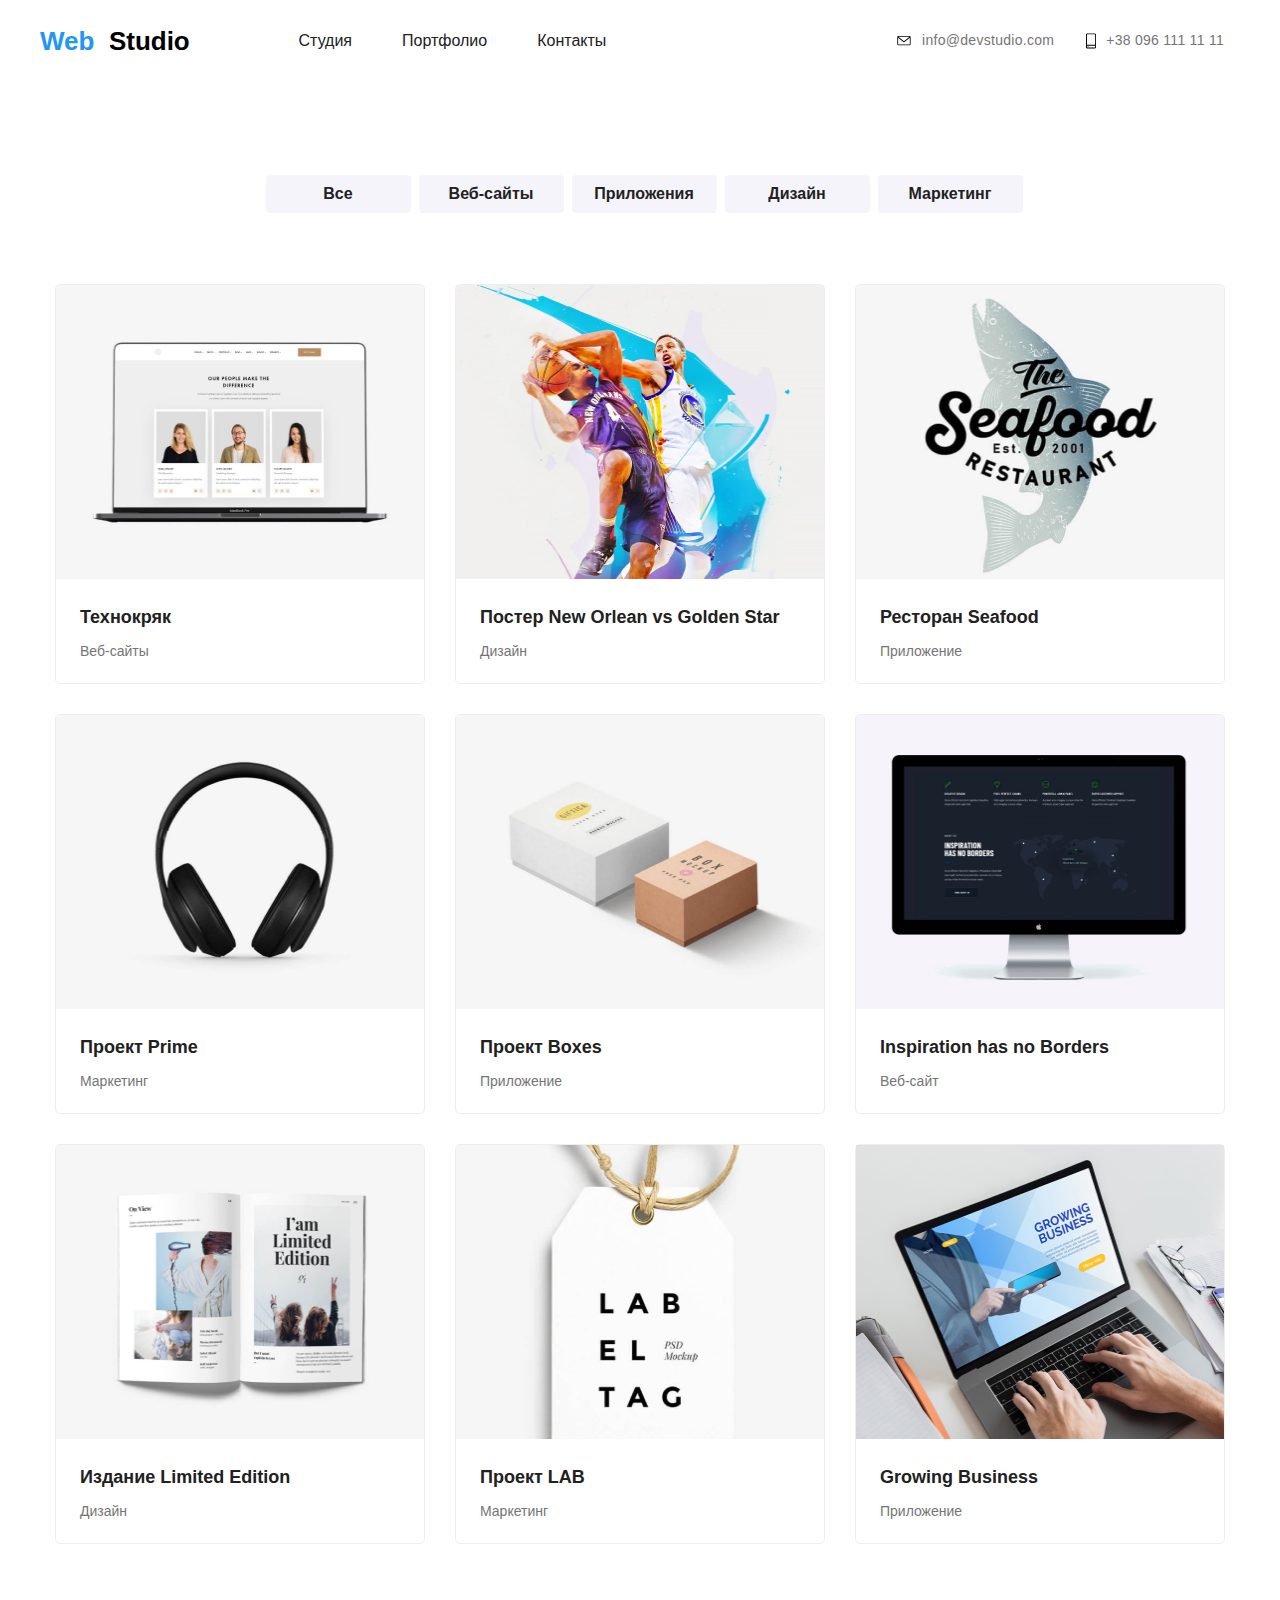
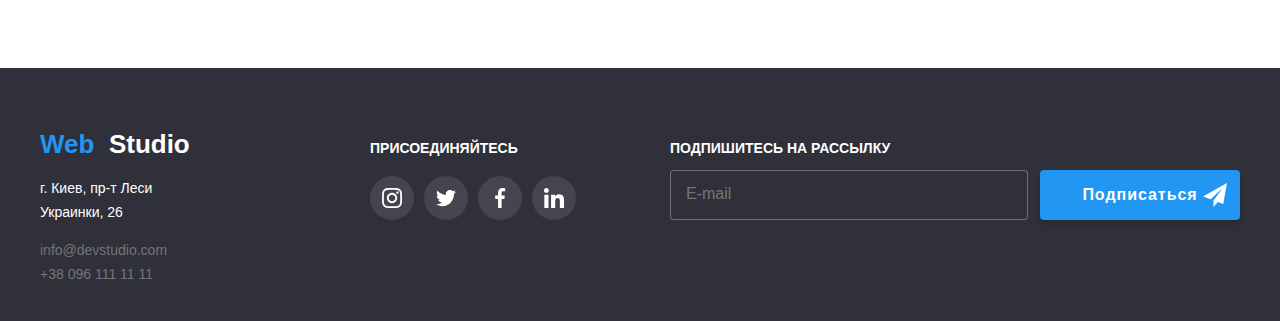
<file: portfolio.html>
<!DOCTYPE html>
<html lang="en">
  <head>
    <meta charset="UTF-8" />
    <meta name="viewport" content="width=device-width, initial-scale=1.0" />
    <title>Document</title>
    <link rel="stylesheet" href="./css/main.min.css" />
  </head>
  <body>
    <header class="header">
      <div class="container main-nav">
        <a href="">
          <span class="logo-web">Web</span>
          <span class="logo-studio">Studio</span>
        </a>
        <ul class="list site-nav-item">
          <li class="site-nav-item">
            <a class="site-nav-item paragraph studio" href="./index.html">Студия </a>
          </li>
    
          <li class="site-nav-item">
            <a class="site-nav-item paragraph portfolio" href="./portfolio.html">Портфолио</a>
          </li>
          <li class="site-nav-item">
            <a class="site-nav-item paragraph" href="">Контакты</a>
          </li>
        </ul>
    
        <ul class="list nav">
          <li class="auth-nav">
            <a class="link" href="mailto:info@devstudio.com">
              <svg class="logo-contacts" width="16" height="10">
                <use href="./img/symbol-defs.svg#icon-post"></use>
              </svg>
              info@devstudio.com
            </a>
          </li>
          <li class="auth-nav">
            <a class="link" href="tel:+380961111111">
              <svg class="logo-contacts phone" width="10" height="16">
                <use href="./img/symbol-defs.svg#icon-smartphone"></use>
              </svg>
              +38 096 111 11 11
            </a>
          </li>
        </ul>
      </div>
    </header>

    

    <main>
      <!--Navigation-->

      <nav>
        <ul class="list container port">
          <li><a href="" class="button-port">Все</a></li>
          <li><a href="" class="button-port">Веб-сайты</a></li>
          <li><a href="" class="button-port">Приложения</a></li>
          <li><a href="" class="button-port">Дизайн</a></li>
          <li><a href="" class="button-port">Маркетинг</a></li>
        </ul>
      </nav>

      <!--Example works-->

      <section class="container">
        <h1 class="hidden">Наши работы</h1>
        <div class="test-container">
        <ul class="list flex-container">
          <li class="item">
            <div class="technokryak">
             <img src="./img/techno.jpg" alt="" class="img-wrapper" width="370px" height="294px"/>
             <p class="techno">
              Технокряк это современная площадка распространения коронавируса.
              Компании используют эту платформу для цифрового шпионажа и атак на
              защищённые сервера конкурентов.
             </p>
            </div>
            
            <h2 class="title-port">Технокряк</h2>
            <p class="subtitle-port">
              Веб-сайты
            </p>
            
          </li>
          <li class="item">
            <div class="technokryak">
             <img src="./img/poster.jpg" alt="" class="img-wrapper" width="370px" height="294px"/>
            <p class="techno">
              Технокряк это современная площадка распространения коронавируса.
              Компании используют эту платформу для цифрового шпионажа и атак на
              защищённые сервера конкурентов.
            </p>
            </div>
            <h2 class="title-port">Постер New Orlean vs Golden Star</h2>
            <p class="subtitle-port">Дизайн</p>
            
          </li>
          <li class="item">
            <div class="technokryak">
             <img src="./img/restourant.jpg" alt="" class="img-wrapper" width="370px" height="294px" />
            <p class="techno">
              Технокряк это современная площадка распространения коронавируса.
              Компании используют эту платформу для цифрового шпионажа и атак на
              защищённые сервера конкурентов.
            </p>
            </div>
            <h2 class="title-port">Ресторан Seafood</h2>
            <p class="subtitle-port">Приложение</p>
            
          </li>
          <li class="item">
            <div class="technokryak">
             <img src="./img/prime.jpg" alt="" class="img-wrapper" width="370px" height="294px"/>
            <p class="techno">
              Технокряк это современная площадка распространения коронавируса.
              Компании используют эту платформу для цифрового шпионажа и атак на
              защищённые сервера конкурентов.
            </p>
            </div>
            <h2 class="title-port">Проект Prime</h2>
            <p class="subtitle-port">Маркетинг</p>
            
          </li>
          <li class="item">
            <div class="technokryak">
             <img src="./img/boxes.jpg" alt="" class="img-wrapper" width="370px" height="294px" />
             <p class="techno">
              Технокряк это современная площадка распространения коронавируса.
              Компании используют эту платформу для цифрового шпионажа и атак на
              защищённые сервера конкурентов.
             </p>
            </div>
            <h2 class="title-port">Проект Boxes</h2>
            <p class="subtitle-port">Приложение</p>
             
          </li>
          <li class="item">
            <div class="technokryak">
             <img src="./img/inspiration.jpg" alt="" class="img-wrapper" width="370px" height="294px" />
             <p class="techno">
              Технокряк это современная площадка распространения коронавируса.
              Компании используют эту платформу для цифрового шпионажа и атак на
              защищённые сервера конкурентов.
             </p>
            </div>
            <h2 class="title-port">Inspiration has no Borders</h2>
            <p class="subtitle-port">Веб-сайт</p>
            
          </li>
          <li class="item">
            <div class="technokryak">
             <img src="./img/limited.jpg" alt="" class="img-wrapper" width="370px" height="294px" />
             <p class="techno">
              Технокряк это современная площадка распространения коронавируса.
              Компании используют эту платформу для цифрового шпионажа и атак на
              защищённые сервера конкурентов.
             </p>
            </div>
            <h2 class="title-port">Издание Limited Edition</h2>
            <p class="subtitle-port">Дизайн</p>
            
          </li>
          <li class="item">
            <div class="technokryak" >
             <img src="./img/lab.jpg" alt="" class="img-wrapper" width="370px" height="294px" />
             <p class="techno">
              Технокряк это современная площадка распространения коронавируса.
              Компании используют эту платформу для цифрового шпионажа и атак на
              защищённые сервера конкурентов.
             </p>
            </div>
            <h2 class="title-port">Проект LAB</h2>
            <p class="subtitle-port">Маркетинг</p>
            
          </li>
          <li class="item">
            <div class="technokryak">
             <img src="./img/buisnes.jpg" alt="" class="img-wrapper" width="370px" height="294px" />
             <p class="techno">
              Технокряк это современная площадка распространения коронавируса.
              Компании используют эту платформу для цифрового шпионажа и атак на
              защищённые сервера конкурентов.
             </p>
            </div>
            <h2 class="title-port">Growing Business</h2>
            <p class="subtitle-port">Приложение</p>
           
          </li>
        </ul>
      </section>
    </div>
    </main>

  <footer class="page-footer">
   <div class="container footer">
     <div class="footer-logo">
       <p>
         <a href="">
           <span class="logo-web">Web</span>
           <span class="title-logo-white">Studio</span></a>
       </p>
       <ul class="list contact">
         <li>
           <p class="adress">г. Киев, пр-т Леси Украинки, 26</p>
         </li>
         <li>
           <a class="unique" href="mailto:info@devstudio.com">
            info@devstudio.com
           </a>
         </li>
         <li>
           <a class="unique" href="tel:+380961111111">
            +38 096 111 11 11
           </a>
         </li>
      </ul>
     </div>

     <div class="join-in">
       <p class="title-white">Присоединяйтесь</p>
       <ul class="list list-join">
         <li class="item">
           <svg class="insta-footer">
             <use href="./img/symbol.defs.svg#icon-instagram2"></use>
           </svg>
         </li>
         <li class="item">
           <a href="">
             <svg class="twitter-footer">
               <use href="./img/symbol.defs.svg#icon-twitter1"></use>
             </svg>
           </a>
         </li>
         <li class="item">
           <a href="">
             <svg class="facebook-footer">
               <use href="./img/symbol.defs.svg#icon-facebook1"></use>
             </svg>
           </a>
         </li>
         <li class="item">
           <a href="">
             <svg class="linkedin-footer">
               <use href="./img/symbol.defs.svg#icon-linkedin1"></use>
             </svg>
           </a>
         </li>
      </ul>
    </div>

    <form>
      <p class="footer-title-white">Подпишитесь на рассылку</p>
      <div class="footer-mail">

        <input type="email" name="email" id="email" class="footer-telegram" placeholder=" " />
        <label for="email" class="label-mail">E-mail</label>
        <button class="button-footer frame-button"> Подписаться
          <svg class="footer-icon">
            <use href="./img/symbol.defs.svg#icon-icon-send"></use>
          </svg>
        </button>
      </div>
    </form>
  </footer>
  </body>
</html>
</file>
<file: css/main.min.css>
html{-webkit-box-sizing:border-box;box-sizing:border-box}*,*::before,*::after{-webkit-box-sizing:inherit;box-sizing:inherit}a{text-decoration:none}body{font-family:"Roboto", sans-serif;font-style:normal;padding:0px;margin:0px}.list{list-style:none;margin:0;padding:0}.container{margin-left:auto;margin-right:auto;width:1200px}.header{min-height:80px}.main-nav{display:-webkit-box;display:-ms-flexbox;display:flex;-webkit-box-pack:justify;-ms-flex-pack:justify;justify-content:space-between;-webkit-box-align:center;-ms-flex-align:center;align-items:center;padding-left:0px;padding-right:0px}.logo-web{color:#2196f3;font-family:"Raleway", sans-serif;font-weight:700;font-size:26px;line-height:31px;letter-spacing:1.2;margin-right:10px}.logo-studio{color:#000;font-family:"Raleway", sans-serif;font-weight:700;font-size:26px;line-height:31px;letter-spacing:1.2}.link-logo{display:-webkit-box;display:-ms-flexbox;display:flex}.list.site-nav-item{display:-webkit-box;display:-ms-flexbox;display:flex;margin-top:0px;margin-bottom:0px;margin-right:0px;margin-left:85px;padding-left:0px}.site-nav-item .paragraph{display:block;padding-top:32px;padding-bottom:32px;padding-left:0px;margin-right:50px;position:relative}.studio{margin-bottom:0px;margin-top:0px}.studio::after{display:block;content:"";width:100%;height:5px;background-color:#2196f3;position:absolute;left:3px;bottom:0;border-radius:2px;opacity:0;-webkit-transition:opacity 250ms cubic-bezier(0.6, 0.04, 0.98, 0.335);transition:opacity 250ms cubic-bezier(0.6, 0.04, 0.98, 0.335)}.studio:hover::after{opacity:1}.portfolio::after{display:block;content:"";width:100%;height:5px;background-color:#2196f3;position:absolute;left:3px;bottom:0;border-radius:2px;opacity:0}.portfolio:hover::after{opacity:1}.paragraph{color:#212121;padding-top:32px;padding-bottom:32px;display:-webkit-box;display:-ms-flexbox;display:flex}.paragraph:not(:last-child){margin-right:30px}.paragraph:hover,.paragraph :focus{color:#2196f3}.nav{display:-webkit-box;display:-ms-flexbox;display:flex;margin-left:200px;padding:0px;margin-bottom:0px}.auth-nav{display:-webkit-box;display:-ms-flexbox;display:flex;-webkit-box-pack:center;-ms-flex-pack:center;justify-content:center;-webkit-box-align:center;-ms-flex-align:center;align-items:center;margin:0 1rem;padding-top:32px;padding-bottom:32px}.link{display:-webkit-box;display:-ms-flexbox;display:flex;text-decoration:none;font-weight:500;font-size:14px;line-height:1.14;letter-spacing:0.02em;color:#757575}.link:hover,.link :hover svg{fill:#2196f3;color:#2196f3}.logo-contacts{margin-right:10px;margin-top:3px}.phone{margin-right:10px;margin-top:0px}.logo-contacts .link{-webkit-transition-property:color, fill;transition-property:color, fill;-webkit-transition-duration:250ms;transition-duration:250ms;-webkit-transition-timing-function:cubic-bezier(0.4, 0, 0.2, 1);transition-timing-function:cubic-bezier(0.4, 0, 0.2, 1)}.section.hero{background-image:-webkit-gradient(linear, left top, right top, from(rgba(47,48,58,0.8)), to(rgba(47,48,58,0.8))),url("../img/Header-img.jpg");background-image:linear-gradient(to right, rgba(47,48,58,0.8), rgba(47,48,58,0.8)),url("../img/Header-img.jpg");height:600px;max-width:1600px;margin-left:auto;margin-right:auto;background-size:cover;background-repeat:no-repeat;background-position:center;background-color:black;text-align:center}.main-title{margin-top:0px;margin-bottom:30px;padding-top:200px;color:#ffffff;font-weight:900;font-size:44px;line-height:60px;text-align:center;letter-spacing:1.36;text-transform:uppercase}.frame-button{background:#2196f3;color:#fff;font-weight:700;font-size:16px;line-height:30px;letter-spacing:0.06em;border-radius:4px;width:200px;height:50px;border:0px;-webkit-box-shadow:0px 4px 4px rgba(0,0,0,0.15);box-shadow:0px 4px 4px rgba(0,0,0,0.15)}.hidden{visibility:hidden;margin-top:0px;margin-bottom:0px}.advantages{display:-webkit-box;display:-ms-flexbox;display:flex;-webkit-box-pack:center;-ms-flex-pack:center;justify-content:center;padding-left:0px;margin-top:65px}.advantages .item{-ms-flex-preferred-size:270px;flex-basis:270px;margin-right:30px}.advantages .item:last-child{margin-right:0px}.advantages .item::before{display:block;content:"";height:120px;background-repeat:no-repeat;background-position:center;background-color:#f5f4fa}.icon-sputnik::before{background-image:url(../img/antenna.png)}.icon-time::before{background-image:url(../img/clock.png)}.icon-tv::before{background-image:url(../img/diagram.png)}.icon-cosm::before{background-image:url(../img/astronaut.png)}.title{color:#212121;font-weight:700;font-size:14px;line-height:16px;letter-spacing:1.14;text-transform:uppercase}.subtitle{color:#757575;font-weight:400;font-size:14px;line-height:24px;letter-spacing:1.71}.submain-title{color:#212121;font-weight:700;font-size:36px;line-height:42px;text-align:center;letter-spacing:1.17}.submain-title.doing{margin-top:115px;margin-bottom:0px}.list.work{display:-webkit-box;display:-ms-flexbox;display:flex;-webkit-box-pack:center;-ms-flex-pack:center;justify-content:center;padding-left:0px;margin-bottom:0px}.list.work .item{margin-right:30px;text-align:center;position:relative}.name-work{position:absolute;bottom:0;left:0;display:block;-webkit-box-align:center;-ms-flex-align:center;align-items:center;padding:27px 83px;color:#fff;background-color:rgba(47,48,58,0.8);font-weight:700;font-size:14px;line-height:16px;width:370px;height:70px}.section.color{background-color:#f5f4fa}.submain-title.team{margin-top:95px;margin-bottom:0px;padding-top:94px}.list.worker{display:-webkit-box;display:-ms-flexbox;display:flex;-webkit-box-pack:center;-ms-flex-pack:center;justify-content:center;margin-top:50px;padding-bottom:94px;padding-left:0px}.worker.item{background-color:#fff;margin-right:30px;-webkit-box-shadow:0px 2px 1px rgba(0,0,0,0.2),0px 1px 1px rgba(0,0,0,0.14),0px 1px 3px rgba(0,0,0,0.12);box-shadow:0px 2px 1px rgba(0,0,0,0.2),0px 1px 1px rgba(0,0,0,0.14),0px 1px 3px rgba(0,0,0,0.12);border-radius:4px;text-align:center;width:270px}.list.icon{margin-top:16px;margin-bottom:0px;display:-webkit-box;display:-ms-flexbox;display:flex;padding-left:0px;padding-bottom:24px;padding-left:32px;padding-right:32px}.list.icon .item{margin-right:16px;width:206px;border-radius:50%}.list.icon .item:hover{background-color:#2196f3}.insta{display:block;width:44px;height:44px;padding:12px}.twitter{display:block;width:44px;height:44px;padding:12px}.facebook{display:block;width:44px;height:44px;padding:12px}.linkedin{display:block;width:44px;height:44px;padding:12px}.fill-icon{fill:#afb1b8}.fill-icon:hover{fill:#ffffff}.customer{margin-top:94px;margin-bottom:0px}.list.klient{display:-webkit-box;display:-ms-flexbox;display:flex;margin-top:50px;margin-bottom:0px;-webkit-box-pack:justify;-ms-flex-pack:justify;justify-content:space-between}.list.klient .item{display:-webkit-box;display:-ms-flexbox;display:flex;-webkit-box-pack:center;-ms-flex-pack:center;justify-content:center;width:170px;height:90px;margin-right:30px;border:1px solid #afb1b8;border-radius:4px}.list.klient .item:hover{border:1px solid #2196f3}.logo-one{display:block;width:170px;height:90px;padding:20px 63px}.logo-two{display:block;width:170px;height:90px;padding:19px 65px}.logo-three{display:block;width:170px;height:90px;padding:24px 64px}.logo-four{display:block;width:170px;height:90px;padding:24px 45px}.logo-five{display:block;width:170px;height:90px;padding:22px 55px}.logo-six{display:block;width:170px;height:90px;padding:22px 40px}.fill{fill:#afb1b8}.fill:hover{fill:#2196f3}.page-footer{background-color:#2f303a}.container.footer{display:-webkit-box;display:-ms-flexbox;display:flex;-webkit-box-pack:justify;-ms-flex-pack:justify;justify-content:space-between;-webkit-box-align:baseline;-ms-flex-align:baseline;align-items:baseline;height:253px;margin-top:94px;margin-bottom:0px;padding-top:45px;padding-left:0px;padding-right:0px}.title-logo-white{color:#fff;font-family:"Raleway", sans-serif;font-weight:700;font-size:26px;line-height:31px;letter-spacing:1.2}.list.contact{display:block;margin-left:0px;padding-left:0px;margin-top:10px;margin-bottom:0px}.adress{color:#fff;font-weight:normal;font-size:14px;line-height:24px;letter-spacing:1.71;padding-right:214px}.unique{color:#757575;font-weight:400;font-size:14px;line-height:24px;letter-spacing:1.71}.join-in{padding-top:10px;padding-right:0px}.title-white{color:#fff;font-weight:700;font-size:14px;line-height:16px;letter-spacing:1.14;text-transform:uppercase}.list.list-join{display:-webkit-box;display:-ms-flexbox;display:flex;padding-left:0px;margin-top:20px;margin-bottom:0px;width:206px;-webkit-box-pack:justify;-ms-flex-pack:justify;justify-content:space-between}.list-join .item{margin-right:10px;width:44px;height:44px;padding:12px;border-radius:50%;background-color:rgba(255,255,255,0.1)}.list-join .item:hover{background-color:#2196f3}.insta-footer{width:20px;height:20px}.insta-footer:hover{background-color:#2196f3}.twitter-footer{width:20px;height:20px;fill:#ffffff}.twitter-footer:hover{background-color:#2196f3}.facebook-footer{width:20px;height:20px}.facebook-footer:hover{background-color:#2196f3}.linkedin-footer{width:20px;height:20px}.linkedin-footer:hover{background-color:#2196f3}.footer-mail{display:block;-webkit-box-pack:justify;-ms-flex-pack:justify;justify-content:space-between;position:relative;width:570px;margin-left:94px}.footer-telegram{border:1px solid rgba(255,255,255,0.3);border-radius:4px;background-color:#2f303a;width:358px;height:50px;padding-left:16px}.footer-telegram:focus-within+.label-mail{-webkit-transform:translateY(40px);transform:translateY(40px)}.footer-telegram:not(:placeholder-shown)+.label-mail{-webkit-transform:translateY(40px);transform:translateY(40px)}.label-mail{position:absolute;top:15px;left:16px;color:#757575}.button-footer{position:absolute;padding:0;margin-left:12px}.footer-icon{position:absolute;width:24px;height:24px;right:13px;bottom:13px}.footer-title-white{color:#fff;font-weight:700;font-size:14px;line-height:16px;letter-spacing:1.14;text-transform:uppercase;margin-left:94px}.backdrop{position:fixed;top:0;left:0;width:100%;height:100%;background-color:rgba(0,0,0,0.2);opacity:1;-webkit-transition:opacity 250ms cubic-bezier(0.4, 0, 0.2, 1);transition:opacity 250ms cubic-bezier(0.4, 0, 0.2, 1)}.backdrop.is-hidden{opacity:0;pointer-events:none}.backdrop.is-hidden .modal{-webkit-transform:translate(-50%, -50%) scale(1.1);transform:translate(-50%, -50%) scale(1.1)}.modal{position:absolute;left:50%;top:50%;background-color:#fff;-webkit-box-shadow:0px 2px 1px rgba(0,0,0,0.2),0px 1px 1px rgba(0,0,0,0.14),0px 1px 3px rgba(0,0,0,0.12);box-shadow:0px 2px 1px rgba(0,0,0,0.2),0px 1px 1px rgba(0,0,0,0.14),0px 1px 3px rgba(0,0,0,0.12);border-radius:4px;-webkit-transform:translate(-50%, -50%) scale(1);transform:translate(-50%, -50%) scale(1);-webkit-transition:-webkit-transform 250ms cubic-bezier(0.4, 0, 0.2, 1);transition:-webkit-transform 250ms cubic-bezier(0.4, 0, 0.2, 1);transition:transform 250ms cubic-bezier(0.4, 0, 0.2, 1);transition:transform 250ms cubic-bezier(0.4, 0, 0.2, 1), -webkit-transform 250ms cubic-bezier(0.4, 0, 0.2, 1)}.form{margin-left:auto;margin-right:auto;padding:40px;width:528px;height:581px}.form-title{margin:0;padding:0;font-size:20px;line-height:23px;text-align:center}.form-field{margin-top:30px;position:relative;display:-webkit-box;display:-ms-flexbox;display:flex}.form-input{border:1px solid rgba(33,33,33,0.2);border-radius:4px;width:448px;height:40px;margin:0;padding:12px 42px}.form-label{position:absolute;padding-top:12px;padding-left:42px;color:#757575;-webkit-transition:-webkit-transform 250ms cubic-bezier(0.4, 0, 0.2, 1);transition:-webkit-transform 250ms cubic-bezier(0.4, 0, 0.2, 1);transition:transform 250ms cubic-bezier(0.4, 0, 0.2, 1);transition:transform 250ms cubic-bezier(0.4, 0, 0.2, 1), -webkit-transform 250ms cubic-bezier(0.4, 0, 0.2, 1)}.form-comment{position:absolute;color:#757575;padding:12px 16px;-webkit-transition:-webkit-transform 250ms cubic-bezier(0.4, 0, 0.2, 1);transition:-webkit-transform 250ms cubic-bezier(0.4, 0, 0.2, 1);transition:transform 250ms cubic-bezier(0.4, 0, 0.2, 1);transition:transform 250ms cubic-bezier(0.4, 0, 0.2, 1), -webkit-transform 250ms cubic-bezier(0.4, 0, 0.2, 1)}.textarea{border:1px solid rgba(33,33,33,0.2);border-radius:4px;margin:0;width:448px;height:120px;padding:12px 16px;resize:none}.form-consent{font-size:14px;line-height:24px;letter-spacing:0.03em;color:var(--main-text);display:block;margin-top:20px}.button-form{display:inline-block;margin-left:124px;margin-top:30px}.form-icon{position:absolute;width:18px;height:18px;fill:#000000;-webkit-transform:translateY(11px) translateX(16px);transform:translateY(11px) translateX(16px)}.form-field:focus-within>.form-icon{fill:#2196f3;-webkit-transition:fill 250ms cubic-bezier(0.4, 0, 0.2, 1);transition:fill 250ms cubic-bezier(0.4, 0, 0.2, 1)}.form-field:focus-within>.form-label,.form-field:focus-within>.form-comment{-webkit-transform:translateY(-35px) translateX(-30px);transform:translateY(-35px) translateX(-30px);color:#2196f3;-webkit-transition:-webkit-transform 250ms cubic-bezier(0.4, 0, 0.2, 1);transition:-webkit-transform 250ms cubic-bezier(0.4, 0, 0.2, 1);transition:transform 250ms cubic-bezier(0.4, 0, 0.2, 1);transition:transform 250ms cubic-bezier(0.4, 0, 0.2, 1), -webkit-transform 250ms cubic-bezier(0.4, 0, 0.2, 1)}.form-input:not(:placeholder-shown)+.form-label,.textarea:not(:placeholder-shown)+.form-comment{-webkit-transform:translateY(-35px) translateX(-30px);transform:translateY(-35px) translateX(-30px);color:#2196f3}.checkbox{-webkit-appearance:none;-moz-appearance:none;appearance:none;position:absolute}.icon-consent{display:inline-block;width:16px;height:15px;border:2px solid #212121;border-radius:2px}.checkbox:checked+.icon-consent{background-color:#2196f3;background-image:url(../img/icon-check.svg);background-size:contain;background-origin:border-box;border-color:#2196f3}.form-link{display:inline-block;color:#2196f3;border-bottom:1px solid #2196f3}.button-close{position:absolute;width:24px;height:24px;padding:4px;border:1px solid rgba(0,0,0,0.1);border-radius:50px;right:8px;top:8px}.button-close:hover{fill:#2196f3}.button-port{display:-webkit-box;display:-ms-flexbox;display:flex;color:#212121;font-weight:bold;font-size:16px;line-height:26px;letter-spacing:1.6;width:145px;height:38px;-webkit-box-pack:center;-ms-flex-pack:center;justify-content:center;padding:6px 22px;border-radius:4px;margin-left:8px;background-color:#f5f4fa}.button-port:hover,.button-port :focus{color:#fff;background-color:#2196f3;-webkit-box-shadow:0px 3px 1px rgba(0,0,0,0.1),0px 1px 2px rgba(0,0,0,0.08),0px 2px 2px rgba(0,0,0,0.12);box-shadow:0px 3px 1px rgba(0,0,0,0.1),0px 1px 2px rgba(0,0,0,0.08),0px 2px 2px rgba(0,0,0,0.12)}.port{display:-webkit-box;display:-ms-flexbox;display:flex;-webkit-box-pack:center;-ms-flex-pack:center;justify-content:center;margin-top:93px}.flex-container{display:-webkit-box;display:-ms-flexbox;display:flex;-ms-flex-wrap:wrap;flex-wrap:wrap;width:1230;padding-left:15px;padding-right:15px;margin-left:0px;margin-right:0px;margin-top:34px;margin-bottom:0px}.flex-container .item{width:calc((100% - 60px) / 3);margin-right:30px;border:1px solid #eeeeee;border-radius:5px;margin-bottom:30px}.flex-container .item:hover{-webkit-box-shadow:1px 4px 6px rgba(0,0,0,0.16),0px 4px 4px rgba(0,0,0,0.06),0px 1px 1px rgba(0,0,0,0.12);box-shadow:1px 4px 6px rgba(0,0,0,0.16),0px 4px 4px rgba(0,0,0,0.06),0px 1px 1px rgba(0,0,0,0.12)}.flex-container .item:nth-child(3n){margin-right:0px}.technokryak{position:relative;overflow:hidden}.technokryak::before{display:block;content:"";width:370px;height:294px;background-color:rgba(33,150,243,0.9);position:absolute;-webkit-transform:translateY(100%);transform:translateY(100%);-webkit-transition:-webkit-transform 250ms cubic-bezier(0.4, 0, 0.2, 1);transition:-webkit-transform 250ms cubic-bezier(0.4, 0, 0.2, 1);transition:transform 250ms cubic-bezier(0.4, 0, 0.2, 1);transition:transform 250ms cubic-bezier(0.4, 0, 0.2, 1), -webkit-transform 250ms cubic-bezier(0.4, 0, 0.2, 1)}.technokryak:hover::before{-webkit-transform:translateY(0%);transform:translateY(0%)}.img-wrapper{display:block;width:100%}.techno{display:block;position:absolute;color:#fff;font-weight:400;font-size:18px;line-height:28px;letter-spacing:0.03em;padding:63px 24px;margin:0px;width:370px;height:404px;top:0px;left:0px;opacity:0}.techno:hover{opacity:1}.subtitle-port{margin-top:4px;margin-bottom:20px;padding-left:24px;color:#757575;font-weight:400;font-size:14px;line-height:24px}.title-port{color:#212121;font-weight:bold;font-size:18px;line-height:36px;letter-spacing:2;margin-top:20px;margin-bottom:0px;padding-left:24px}
/*# sourceMappingURL=main.min.css.map */
</file>
